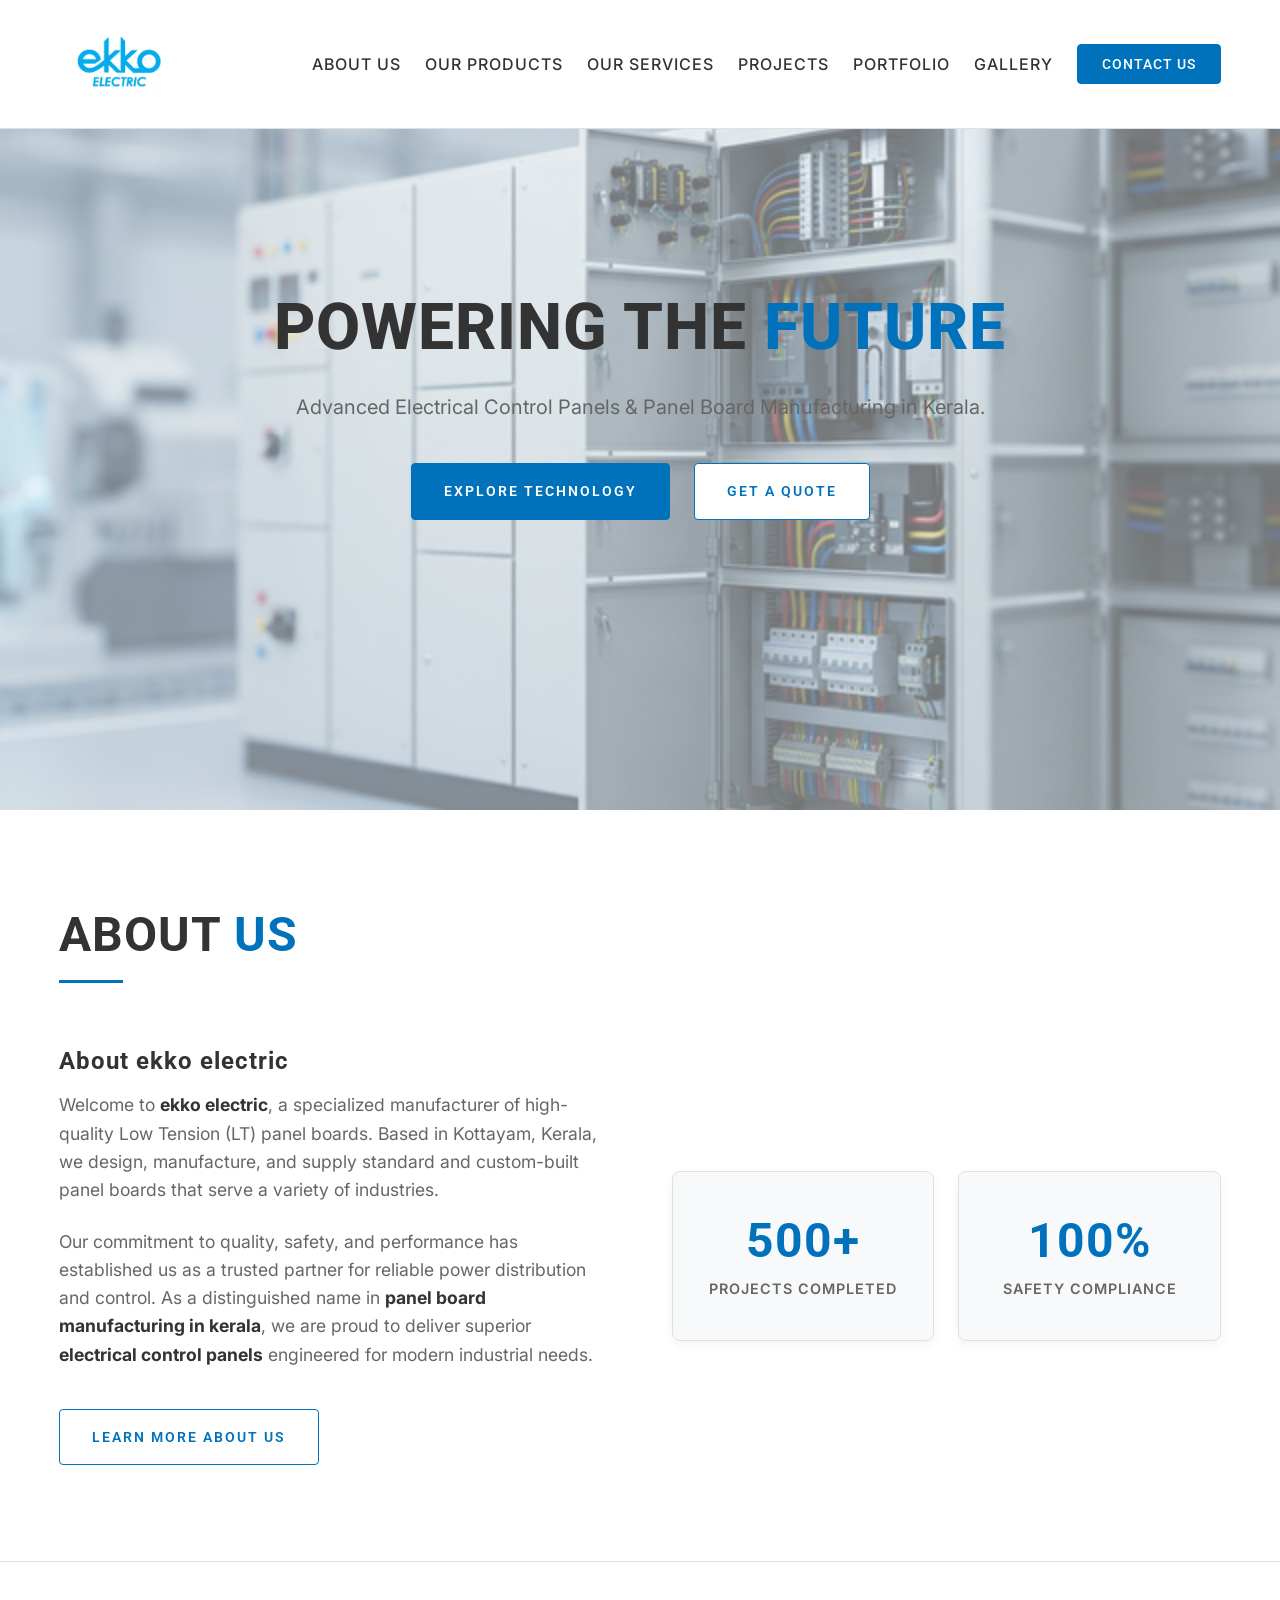
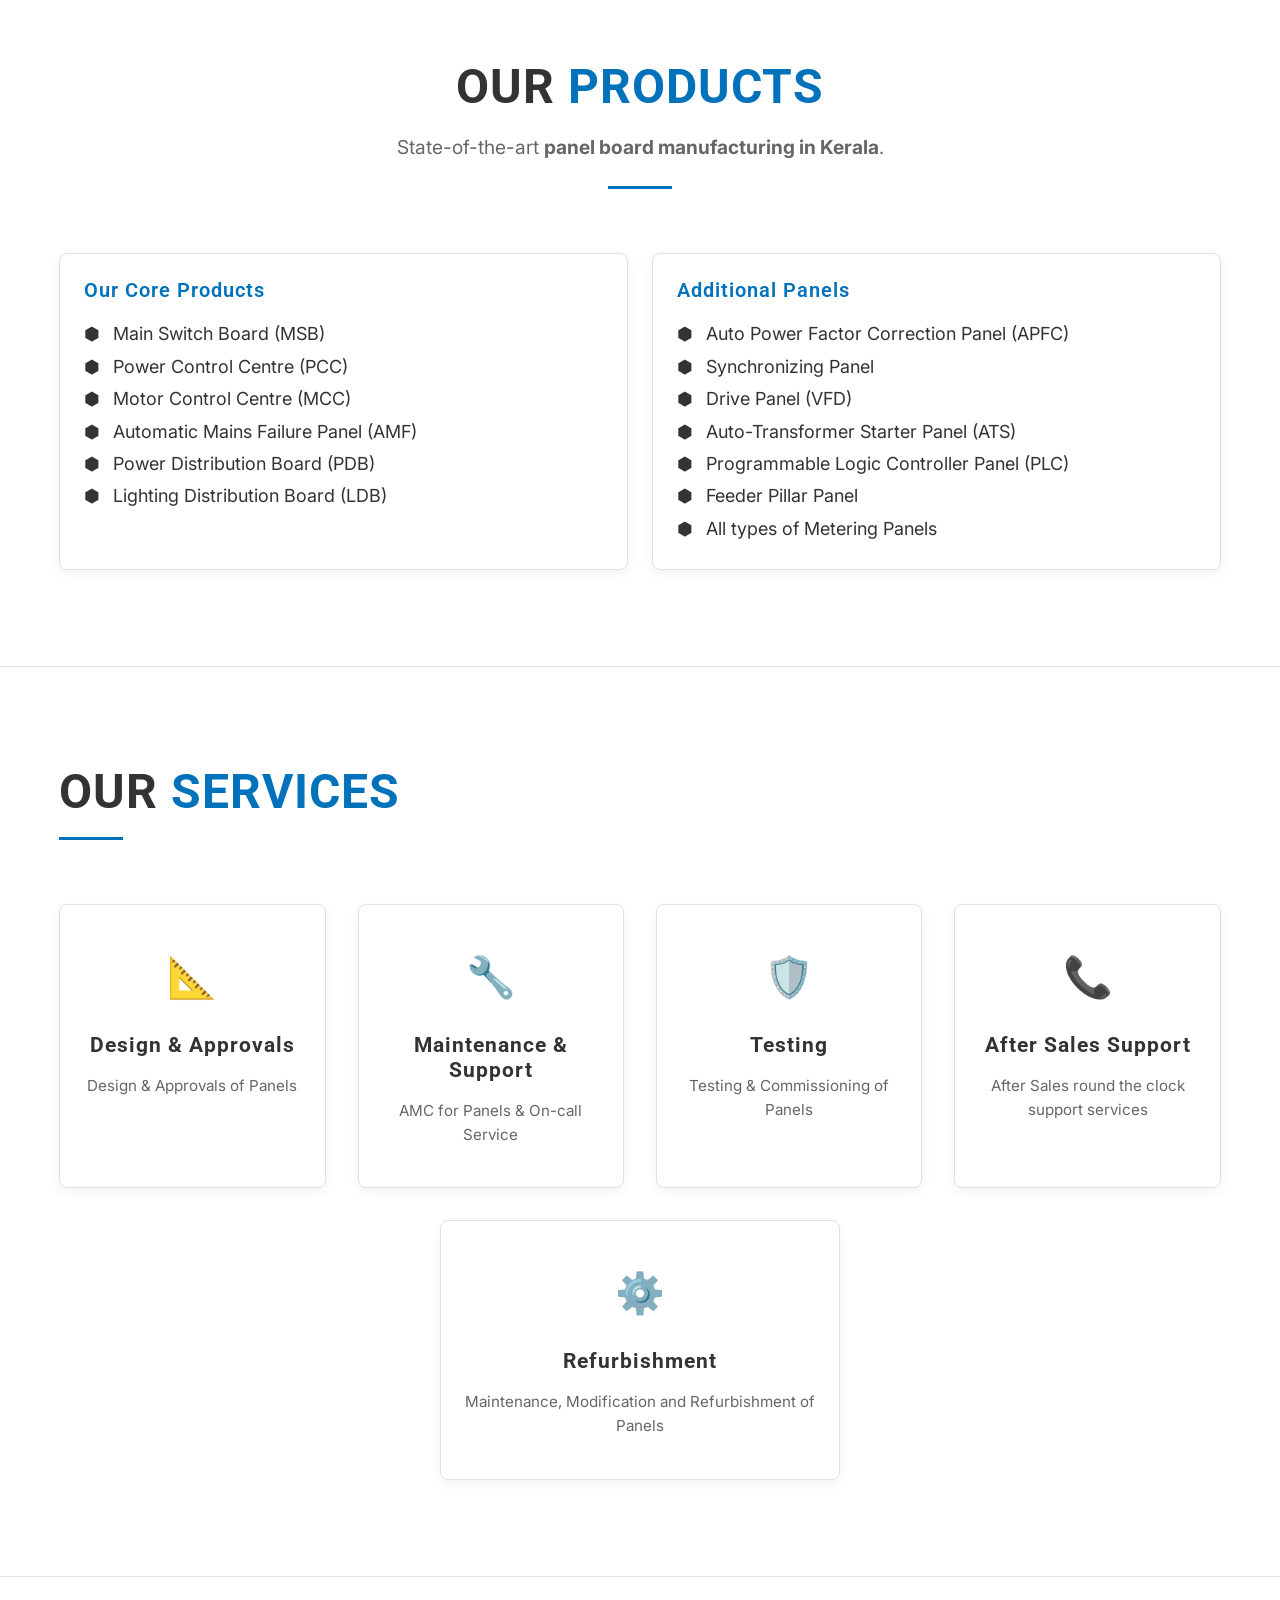
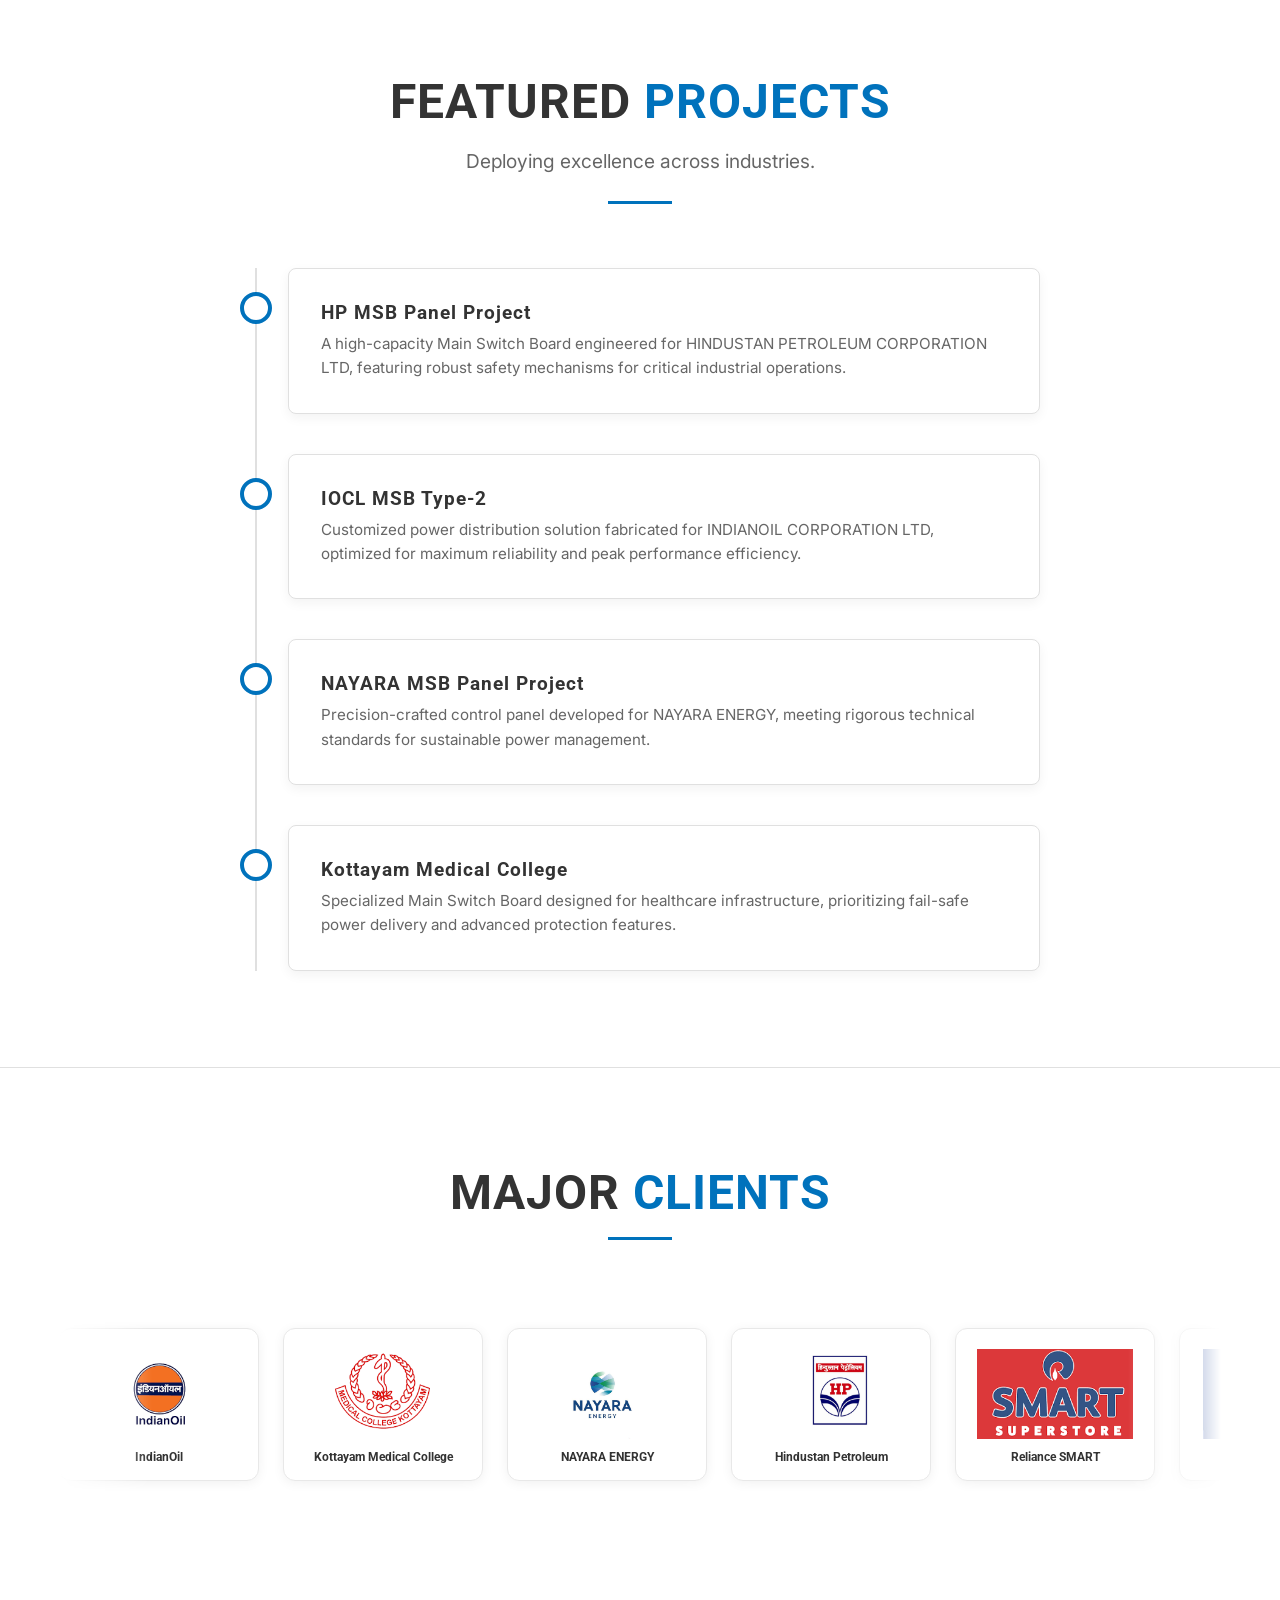
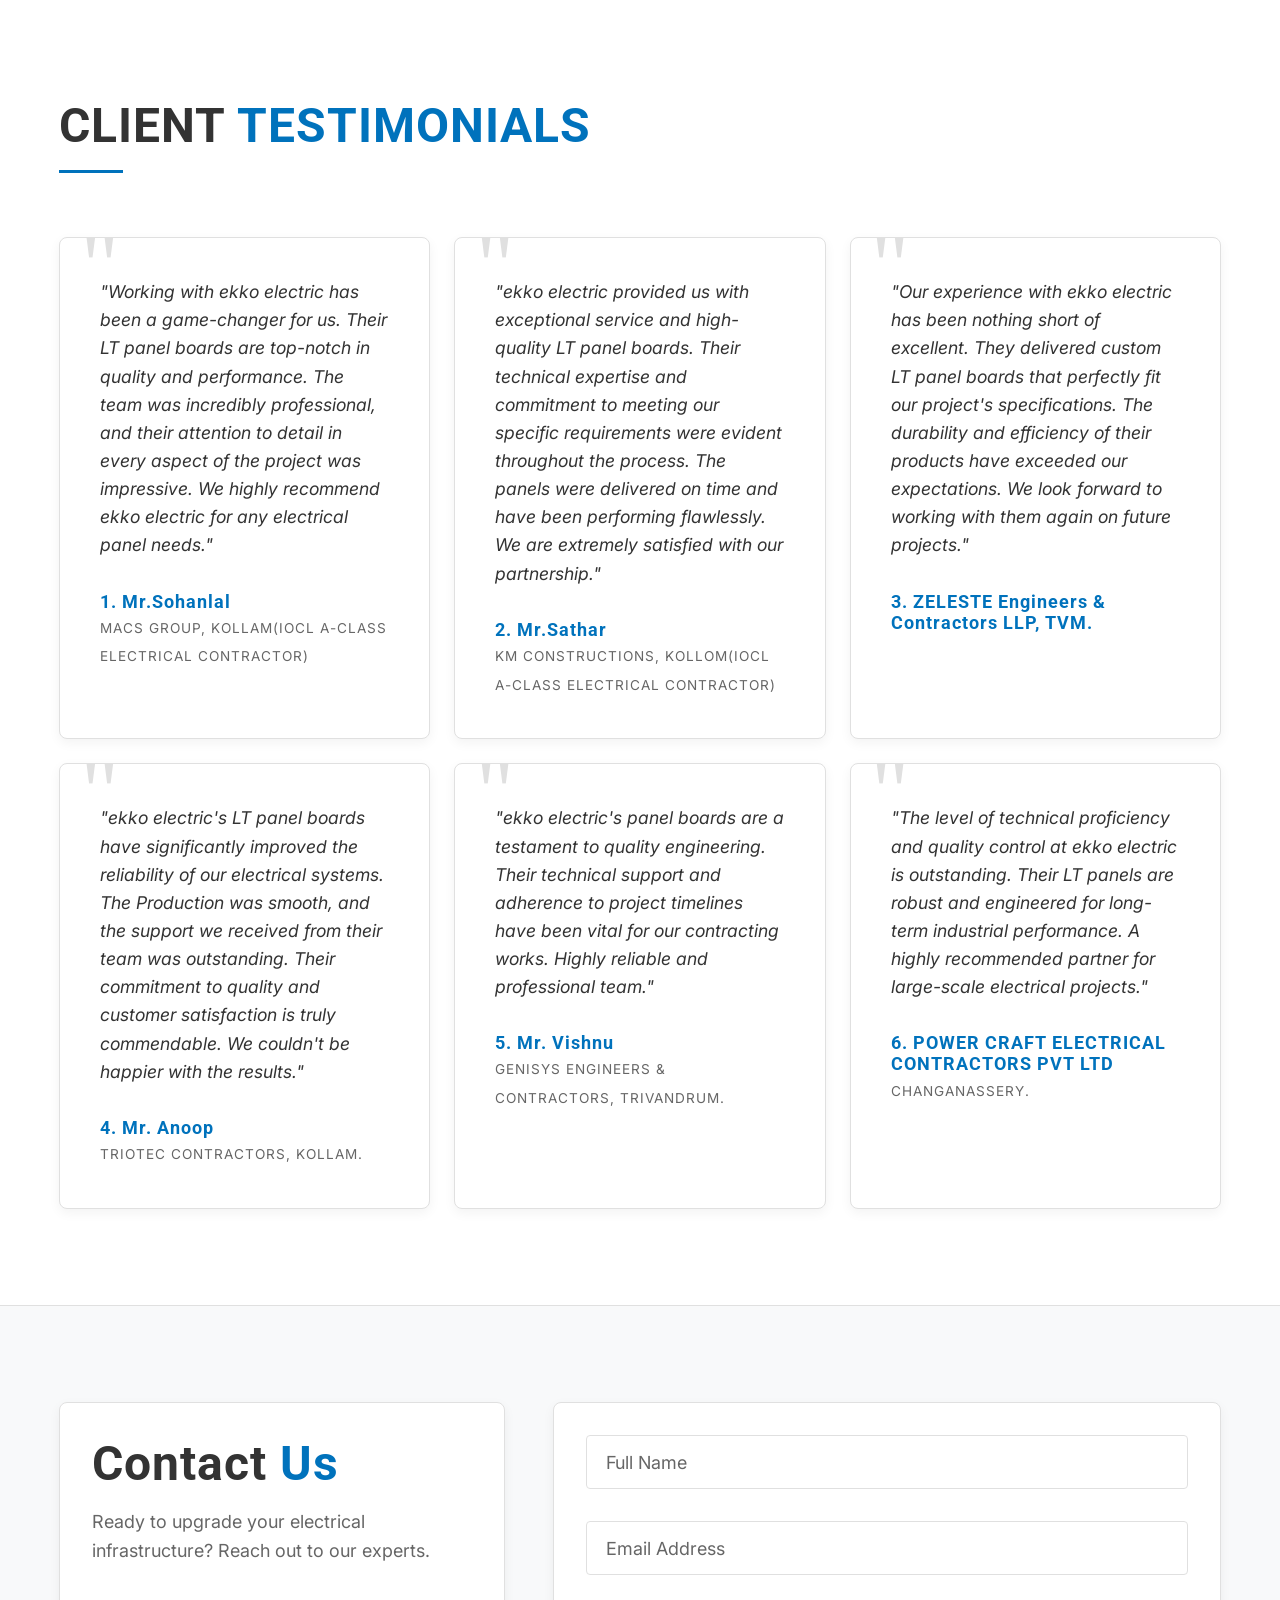
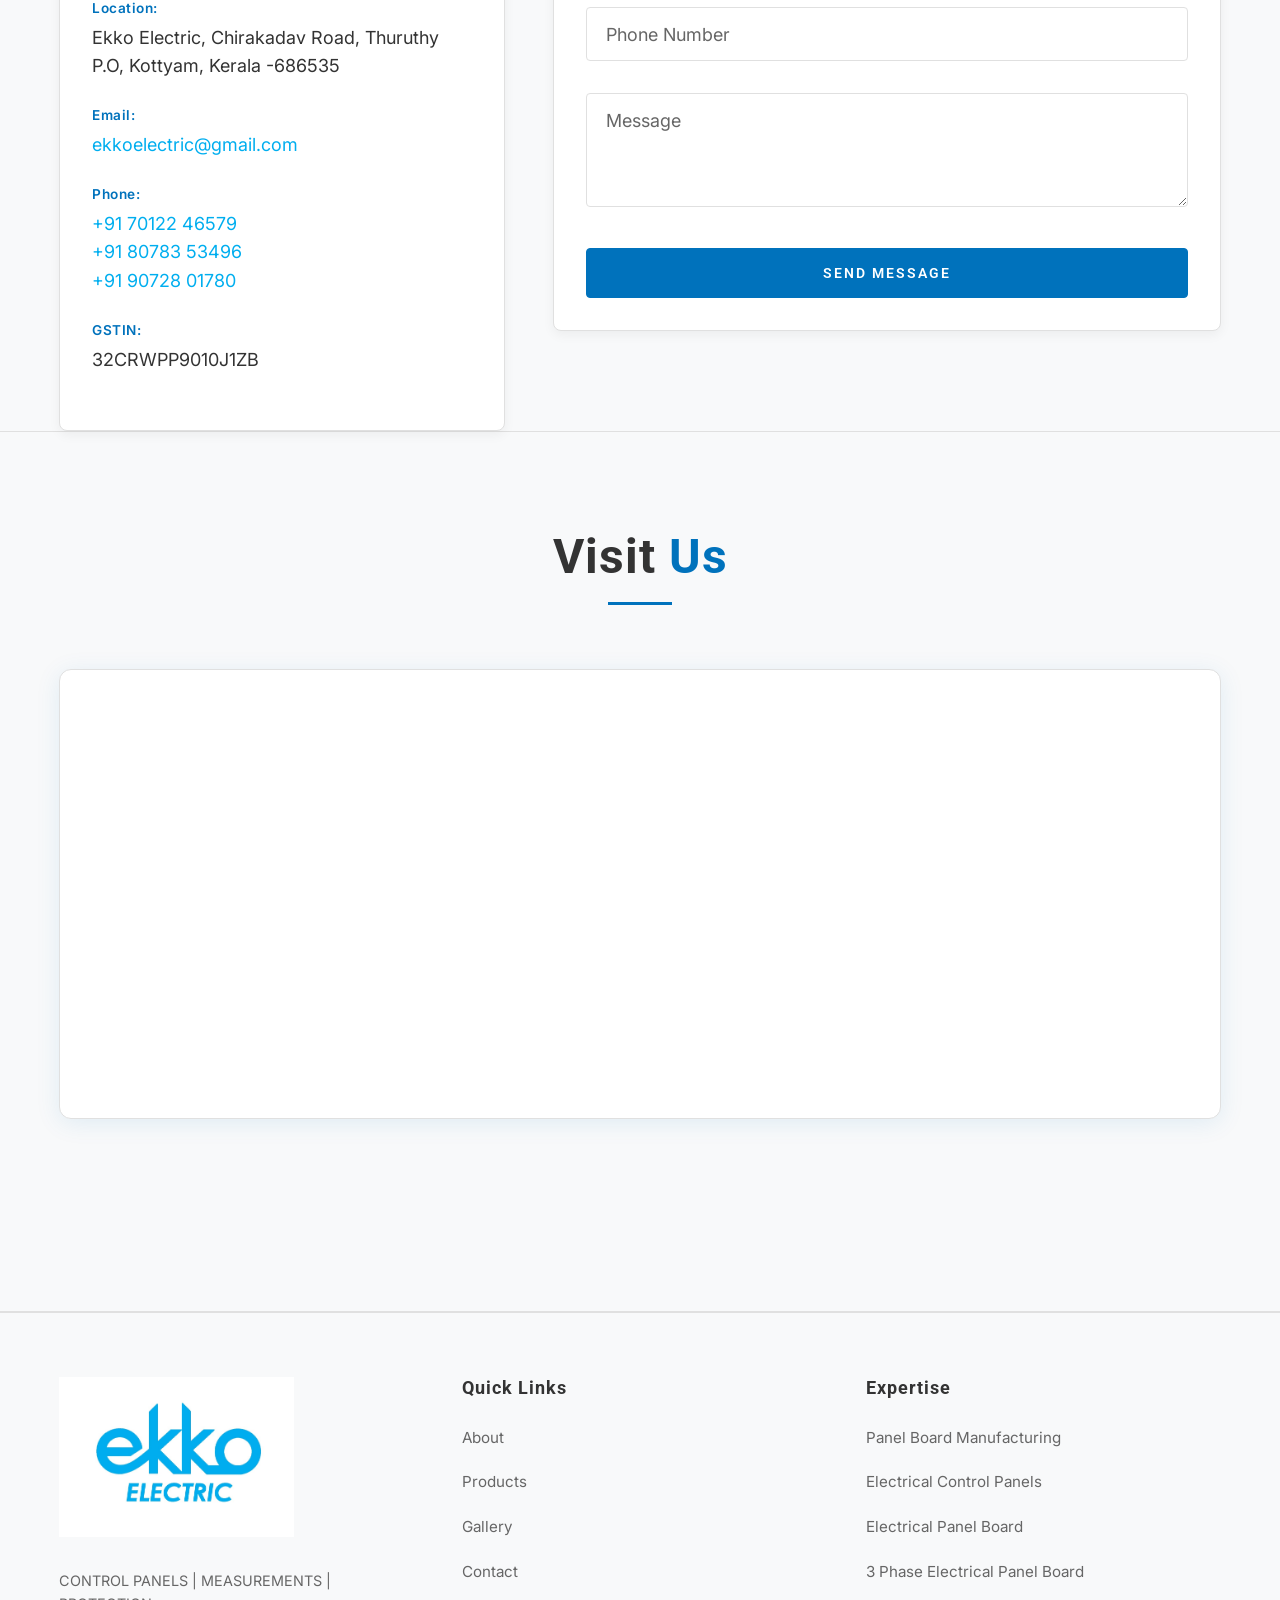
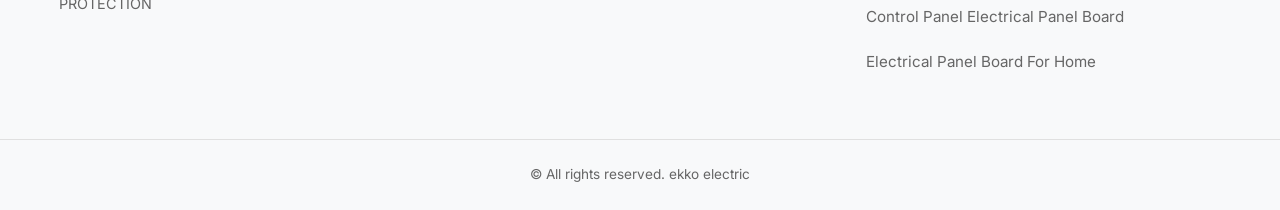
<file: index.html>
<!DOCTYPE html>
<html lang="en">

<head>
    <meta charset="UTF-8">
    <meta name="viewport" content="width=device-width, initial-scale=1.0">
    <title>ekko electric</title>
    <meta name="description"
        content="ekko electric is a premier manufacturer of top-quality Low Tension (LT) panel boards. We specialize in panel board manufacturing in Kottayam, electrical control panels, and innovative electrical solutions.">
    <meta name="keywords"
        content="panel board manufacturing, panel board manufacturing in kerala, panel board manufacturing in kottayam, electrical control panels, LT panel boards, MCC panels, PCC panels, electrical panel board, 3 phase electrical panel board, control panel electrical panel board, electrical panel board for home, electrical panel board near me">
    <meta name="author" content="ekko electric">
    <link rel="canonical" href="https://www.ekkoelectric.in/">

    <!-- Open Graph / Facebook -->
    <meta property="og:type" content="website">
    <meta property="og:url" content="https://www.ekkoelectric.in/">
    <meta property="og:title" content="ekko electric - Powering the Future">
    <meta property="og:description" content="ekko electric is a premier manufacturer of top-quality LT panel boards, specializing in electrical control panels and innovative solutions.">
    <meta property="og:image" content="https://www.ekkoelectric.in/assets/logo.jpg">

    <!-- Twitter -->
    <meta property="twitter:card" content="summary_large_image">
    <meta property="twitter:url" content="https://www.ekkoelectric.in/">
    <meta property="twitter:title" content="ekko electric - Powering the Future">
    <meta property="twitter:description" content="ekko electric is a premier manufacturer of top-quality LT panel boards, specializing in electrical control panels and innovative solutions.">
    <meta property="twitter:image" content="https://www.ekkoelectric.in/assets/logo.jpg">

    <script type="text/javascript">var submitted = false;</script>

    <!-- Google Fonts -->
    <link rel="preconnect" href="https://fonts.googleapis.com">
    <link rel="preconnect" href="https://fonts.gstatic.com" crossorigin>
    <link
        href="https://fonts.googleapis.com/css2?family=Inter:wght@300;400;500;600&family=Roboto:wght@500;700;900&display=swap"
        rel="stylesheet">

    <link rel="icon" type="image/jpeg" href="assets/logo.jpg">
    <link rel="stylesheet" href="styles.css">
</head>

<body>

    <!-- Header Navigation -->
    <header class="glass-header">
        <div class="container header-container">
            <a href="index.html" class="logo">
                <img src="assets/logo.jpg" style="height: 80px; width: auto;">
            </a>
            <nav>
                <ul class="nav-links">
                    <li><a href="about">About Us</a></li>
                    <li><a href="#products">Our Products</a></li>
                    <li><a href="#services">Our Services</a></li>
                    <li><a href="projects">Projects</a></li>
                    <li><a href="assets/ekko_portfolio.pdf" target="_blank">Portfolio</a></li>
                    <li><a href="gallery">Gallery</a></li>
                    <li><a href="#contact" class="btn-primary">Contact Us</a></li>
                </ul>
                <div class="hamburger">
                    <span></span>
                    <span></span>
                    <span></span>
                </div>
            </nav>
        </div>
    </header>

    <main>
        <!-- Hero Section -->
        <section id="hero" class="hero-section">
            <div class="container hero-content">
                <h1 class="hero-title">POWERING THE <span class="text-gradient">FUTURE</span></h1>
                <p class="hero-subtitle">Advanced Electrical Control Panels & Panel Board Manufacturing in Kerala.</p>
                <div class="hero-actions">
                    <a href="#products" class="btn-primary glow-btn">Explore Technology</a>
                    <a href="#contact" class="btn-secondary">Get a Quote</a>
                </div>
            </div>
        </section>

        <!-- About Us Section -->
        <section id="about" class="about-section">
            <div class="container">
                <div class="section-header">
                    <h2 class="section-title">ABOUT <span class="text-gradient">US</span></h2>
                    <div class="cyber-line"></div>
                </div>
                <div class="about-grid">
                    <div class="about-text">
                        <h3 style="margin-bottom: 16px; font-size: 1.5rem;">About ekko electric</h3>
                        <p>Welcome to <strong>ekko electric</strong>, a specialized manufacturer of high-quality Low
                            Tension (LT) panel boards. Based in Kottayam, Kerala, we design, manufacture, and supply
                            standard and custom-built panel boards that serve a variety of industries.</p>
                        <p>Our commitment to quality, safety, and performance has established us as a trusted partner
                            for reliable power distribution and control. As a distinguished name in <strong>panel board
                                manufacturing in kerala</strong>, we are proud to deliver superior <strong>electrical
                                control
                                panels</strong> engineered for modern industrial needs.</p>
                        <a href="about" class="btn-secondary" style="margin-top: 16px;">Learn More About Us</a>
                    </div>
                    <div class="about-stats-container">
                        <!-- Simulated glassmorphism cards -->
                        <div class="stat-card glass-card">
                            <h3 class="stat-number">500+</h3>
                            <p class="stat-label">Projects Completed</p>
                        </div>
                        <div class="stat-card glass-card">
                            <h3 class="stat-number">100%</h3>
                            <p class="stat-label">Safety Compliance</p>
                        </div>
                    </div>
                </div>
            </div>
        </section>

        <!-- Products Section -->
        <section id="products" class="products-section alternate-bg">
            <div class="container">
                <div class="section-header text-center">
                    <h2 class="section-title">OUR <span class="text-gradient">PRODUCTS</span></h2>
                    <p class="section-desc">State-of-the-art <strong>panel board manufacturing in Kerala</strong>.</p>
                    <div class="cyber-line center-line"></div>
                </div>
                <div class="product-grid"
                    style="grid-template-columns: repeat(auto-fit, minmax(300px, 1fr)); gap: 24px;">
                    <article class="product-card glass-card hover-glow" style="padding: 24px;">
                        <h3 class="product-title" style="margin-bottom: 16px; font-size: 1.25rem;">Our Core Products
                        </h3>
                        <ul style="list-style-type: none; padding-left: 0; line-height: 1.8; color: var(--text-color);">
                            <li><span style="color: var(--primary-color); margin-right: 8px;">⬢</span> Main Switch Board
                                (MSB)</li>
                            <li><span style="color: var(--primary-color); margin-right: 8px;">⬢</span> Power Control
                                Centre (PCC)</li>
                            <li><span style="color: var(--primary-color); margin-right: 8px;">⬢</span> Motor Control
                                Centre (MCC)</li>
                            <li><span style="color: var(--primary-color); margin-right: 8px;">⬢</span> Automatic Mains
                                Failure Panel (AMF)</li>
                            <li><span style="color: var(--primary-color); margin-right: 8px;">⬢</span> Power
                                Distribution Board (PDB)</li>
                            <li><span style="color: var(--primary-color); margin-right: 8px;">⬢</span> Lighting
                                Distribution Board (LDB)</li>
                        </ul>
                    </article>
                    <article class="product-card glass-card hover-glow" style="padding: 24px;">
                        <h3 class="product-title" style="margin-bottom: 16px; font-size: 1.25rem;">Additional Panels
                        </h3>
                        <ul style="list-style-type: none; padding-left: 0; line-height: 1.8; color: var(--text-color);">
                            <li><span style="color: var(--primary-color); margin-right: 8px;">⬢</span> Auto Power Factor
                                Correction Panel (APFC)</li>
                            <li><span style="color: var(--primary-color); margin-right: 8px;">⬢</span> Synchronizing
                                Panel</li>
                            <li><span style="color: var(--primary-color); margin-right: 8px;">⬢</span> Drive Panel (VFD)
                            </li>
                            <li><span style="color: var(--primary-color); margin-right: 8px;">⬢</span> Auto-Transformer
                                Starter Panel (ATS)</li>
                            <li><span style="color: var(--primary-color); margin-right: 8px;">⬢</span> Programmable
                                Logic Controller Panel (PLC)</li>
                            <li><span style="color: var(--primary-color); margin-right: 8px;">⬢</span> Feeder Pillar
                                Panel</li>
                            <li><span style="color: var(--primary-color); margin-right: 8px;">⬢</span> All types of
                                Metering Panels</li>
                        </ul>
                    </article>
                </div>
            </div>
        </section>

        <!-- Services Section -->
        <section id="services" class="services-section">
            <div class="container">
                <div class="section-header">
                    <h2 class="section-title">OUR <span class="text-gradient">SERVICES</span></h2>
                    <div class="cyber-line"></div>
                </div>
                <div class="services-grid">
                    <div class="service-item glass-card">
                        <div class="service-icon">📐</div>
                        <h4>Design & Approvals</h4>
                        <p>Design & Approvals of Panels</p>
                    </div>
                    <div class="service-item glass-card">
                        <div class="service-icon">🔧</div>
                        <h4>Maintenance & Support</h4>
                        <p>AMC for Panels & On-call Service</p>
                    </div>
                    <div class="service-item glass-card">
                        <div class="service-icon">🛡️</div>
                        <h4>Testing</h4>
                        <p>Testing & Commissioning of Panels</p>
                    </div>
                    <div class="service-item glass-card">
                        <div class="service-icon">📞</div>
                        <h4>After Sales Support</h4>
                        <p>After Sales round the clock support services</p>
                    </div>
                    <div class="service-item glass-card" style="grid-column: 1 / -1; max-width: 400px; margin: 0 auto;">
                        <div class="service-icon">⚙️</div>
                        <h4>Refurbishment</h4>
                        <p>Maintenance, Modification and Refurbishment of Panels</p>
                    </div>
                </div>
            </div>
        </section>

        <!-- Projects Section -->
        <section id="projects" class="projects-section alternate-bg">
            <div class="container">
                <div class="section-header text-center">
                    <h2 class="section-title">FEATURED <span class="text-gradient">PROJECTS</span></h2>
                    <p class="section-desc">Deploying excellence across industries.</p>
                    <div class="cyber-line center-line"></div>
                </div>
                <div class="project-timeline">
                    <div class="timeline-item">
                        <div class="timeline-dot"></div>
                        <div class="timeline-content glass-card hover-glow">
                            <h3 style="color: var(--primary-color);">HP MSB Panel Project</h3>
                            <p style="font-size: 0.95rem;">A high-capacity Main Switch Board engineered for HINDUSTAN
                                PETROLEUM CORPORATION LTD, featuring robust safety mechanisms for critical industrial
                                operations.</p>
                        </div>
                    </div>
                    <div class="timeline-item">
                        <div class="timeline-dot"></div>
                        <div class="timeline-content glass-card hover-glow">
                            <h3 style="color: var(--primary-color);">IOCL MSB Type-2</h3>
                            <p style="font-size: 0.95rem;">Customized power distribution solution fabricated for
                                INDIANOIL CORPORATION LTD, optimized for maximum reliability and peak performance
                                efficiency.</p>
                        </div>
                    </div>
                    <div class="timeline-item">
                        <div class="timeline-dot"></div>
                        <div class="timeline-content glass-card hover-glow">
                            <h3 style="color: var(--primary-color);">NAYARA MSB Panel Project</h3>
                            <p style="font-size: 0.95rem;">Precision-crafted control panel developed for NAYARA ENERGY,
                                meeting rigorous technical standards for sustainable power management.</p>
                        </div>
                    </div>
                    <div class="timeline-item">
                        <div class="timeline-dot"></div>
                        <div class="timeline-content glass-card hover-glow">
                            <h3 style="color: var(--primary-color);">Kottayam Medical College</h3>
                            <p style="font-size: 0.95rem;">Specialized Main Switch Board designed for healthcare
                                infrastructure, prioritizing fail-safe power delivery and advanced protection features.
                            </p>
                        </div>
                    </div>
                </div>
            </div>
        </section>

        <!-- Clients Section -->
        <section id="clients" class="clients-section">
            <style>
                .clients-marquee-wrapper {
                    overflow: hidden;
                    position: relative;
                    padding: 24px 0;
                    /* fade edges */
                    -webkit-mask-image: linear-gradient(to right, transparent 0%, black 8%, black 92%, transparent 100%);
                    mask-image: linear-gradient(to right, transparent 0%, black 8%, black 92%, transparent 100%);
                }

                .clients-marquee-track {
                    display: flex;
                    gap: 24px;
                    width: max-content;
                    animation: marqueeScroll 32s linear infinite;
                }

                .clients-marquee-track:hover {
                    animation-play-state: paused;
                }

                @keyframes marqueeScroll {
                    0% {
                        transform: translateX(0);
                    }

                    100% {
                        transform: translateX(-50%);
                    }
                }

                @media (prefers-reduced-motion: reduce) {
                    .clients-marquee-track {
                        animation: none;
                        flex-wrap: wrap;
                        justify-content: center;
                        width: 100%;
                    }
                }

                .client-card {
                    flex-shrink: 0;
                    width: 200px;
                    min-height: 140px;
                    background: #fff;
                    border: 1px solid #e8e8e8;
                    border-radius: 12px;
                    padding: 20px 16px 14px;
                    display: flex;
                    flex-direction: column;
                    align-items: center;
                    justify-content: center;
                    gap: 10px;
                    box-shadow: 0 2px 12px rgba(0, 0, 0, 0.06);
                    transition: box-shadow 0.3s, transform 0.3s;
                    cursor: default;
                }

                .client-card:hover {
                    box-shadow: 0 6px 24px rgba(0, 114, 188, 0.18);
                    transform: translateY(-4px);
                }

                .client-card img {
                    width: 100%;
                    height: 90px;
                    object-fit: contain;
                    display: block;
                }

                .client-card-name {
                    font-family: 'Roboto', sans-serif;
                    font-weight: 700;
                    font-size: 0.78rem;
                    color: #333;
                    text-align: center;
                    line-height: 1.3;
                }
            </style>
            <div class="container">
                <div class="section-header text-center">
                    <h2 class="section-title">MAJOR <span class="text-gradient">CLIENTS</span></h2>
                    <div class="cyber-line center-line"></div>
                </div>
                <div class="clients-marquee-wrapper">
                    <div class="clients-marquee-track">
                        <!-- Set 1 -->
                        <div class="client-card">
                            <img src="assets/indian_oil.png" alt="IndianOil">
                            <div class="client-card-name">IndianOil</div>
                        </div>
                        <div class="client-card">
                            <img src="assets/kottayam.png" alt="Kottayam Medical College">
                            <div class="client-card-name">Kottayam Medical College</div>
                        </div>
                        <div class="client-card">
                            <img src="assets/logo_nayara.png" alt="NAYARA ENERGY">
                            <div class="client-card-name">NAYARA ENERGY</div>
                        </div>
                        <div class="client-card">
                            <img src="assets/logo_hp.png" alt="Hindustan Petroleum">
                            <div class="client-card-name">Hindustan Petroleum</div>
                        </div>
                        <div class="client-card">
                            <img src="assets/reliance_smart.png" alt="Reliance SMART">
                            <div class="client-card-name">Reliance SMART</div>
                        </div>
                        <div class="client-card">
                            <img src="assets/ajmal_bismi.jpg" alt="AB Ajmalbismi">
                            <div class="client-card-name">Ajmalbismi</div>
                        </div>
                        <div class="client-card">
                            <img src="assets/honda.png" alt="HONDA">
                            <div class="client-card-name">HONDA</div>
                        </div>
                        <div class="client-card">
                            <img src="assets/choice.png" alt="Choice School">
                            <div class="client-card-name">Choice School</div>
                        </div>
                        <div class="client-card">
                            <img src="assets/stmarys.jpg" alt="St. Mary's Mission Hospital">
                            <div class="client-card-name">St. Mary's Mission Hospital</div>
                        </div>
                        <div class="client-card">
                            <img src="assets/kseb.jpg" alt="KSEB">
                            <div class="client-card-name">KSEB</div>
                        </div>
                        <div class="client-card">
                            <img src="assets/genisys.jpg" alt="Genisys">
                            <div class="client-card-name">Genisys</div>
                        </div>
                        <!-- Set 2 (duplicate for seamless loop) -->
                        <div class="client-card">
                            <img src="assets/indian_oil.png" alt="IndianOil">
                            <div class="client-card-name">IndianOil</div>
                        </div>
                        <div class="client-card">
                            <img src="assets/kottayam.png" alt="Kottayam Medical College">
                            <div class="client-card-name">Kottayam Medical College</div>
                        </div>
                        <div class="client-card">
                            <img src="assets/logo_nayara.png" alt="NAYARA ENERGY">
                            <div class="client-card-name">NAYARA ENERGY</div>
                        </div>
                        <div class="client-card">
                            <img src="assets/logo_hp.png" alt="Hindustan Petroleum">
                            <div class="client-card-name">Hindustan Petroleum</div>
                        </div>
                        <div class="client-card">
                            <img src="assets/reliance_smart.png" alt="Reliance SMART">
                            <div class="client-card-name">Reliance SMART</div>
                        </div>
                        <div class="client-card">
                            <img src="assets/ajmal_bismi.jpg" alt="Ajmalbismi">
                            <div class="client-card-name">Ajmalbismi</div>
                        </div>
                        <div class="client-card">
                            <img src="assets/honda.png" alt="HONDA">
                            <div class="client-card-name">HONDA</div>
                        </div>
                        <div class="client-card">
                            <img src="assets/choice.png" alt="Choice School">
                            <div class="client-card-name">Choice School</div>
                        </div>
                        <div class="client-card">
                            <img src="assets/stmarys.jpg" alt="St. Mary's Mission Hospital">
                            <div class="client-card-name">St. Mary's Mission Hospital</div>
                        </div>
                        <div class="client-card">
                            <img src="assets/kseb.jpg" alt="KSEB">
                            <div class="client-card-name">KSEB</div>
                        </div>
                        <div class="client-card">
                            <img src="assets/genisys.jpg" alt="Genisys">
                            <div class="client-card-name">Genisys</div>
                        </div>
                    </div>
                </div>
            </div>
        </section>

        <!-- Testimonials Section -->
        <section id="testimonials" class="testimonial-section">
            <div class="container">
                <div class="section-header">
                    <h2 class="section-title">CLIENT <span class="text-gradient">TESTIMONIALS</span></h2>
                    <div class="cyber-line"></div>
                </div>
                <div class="testimonial-grid"
                    style="grid-template-columns: repeat(auto-fit, minmax(320px, 1fr)); gap: 24px;">
                    <div class="testimonial-card glass-card">
                        <div class="quote-icon">"</div>
                        <p class="testimonial-text">"Working with ekko electric has been a game-changer for us. Their LT
                            panel boards are top-notch in quality and performance. The team was incredibly professional,
                            and their attention to detail in every aspect of the project was impressive. We highly
                            recommend ekko electric for any electrical panel needs."</p>
                        <div class="client-info">
                            <h4>1. Mr.Sohanlal</h4>
                            <span>MACS Group, Kollam(IOCL A-class Electrical Contractor)</span>
                        </div>
                    </div>
                    <div class="testimonial-card glass-card">
                        <div class="quote-icon">"</div>
                        <p class="testimonial-text">"ekko electric provided us with exceptional service and high-quality
                            LT panel boards. Their technical expertise and commitment to meeting our specific
                            requirements were evident throughout the process. The panels were delivered on time and have
                            been performing flawlessly. We are extremely satisfied with our partnership."</p>
                        <div class="client-info">
                            <h4>2. Mr.Sathar</h4>
                            <span>KM Constructions, Kollom(IOCL A-class Electrical Contractor)</span>
                        </div>
                    </div>
                    <div class="testimonial-card glass-card">
                        <div class="quote-icon">"</div>
                        <p class="testimonial-text">"Our experience with ekko electric has been nothing short of
                            excellent. They delivered custom LT panel boards that perfectly fit our project's
                            specifications. The durability and efficiency of their products have exceeded our
                            expectations. We look forward to working with them again on future projects."</p>
                        <div class="client-info">
                            <h4>3. ZELESTE Engineers & Contractors LLP, TVM.</h4>
                            <span></span>
                        </div>
                    </div>
                    <div class="testimonial-card glass-card">
                        <div class="quote-icon">"</div>
                        <p class="testimonial-text">"ekko electric's LT panel boards have significantly improved the
                            reliability of our electrical systems. The Production was smooth, and the support we
                            received from their team was outstanding. Their commitment to quality and customer
                            satisfaction is truly commendable. We couldn't be happier with the results."</p>
                        <div class="client-info">
                            <h4>4. Mr. Anoop</h4>
                            <span>TRIOTEC Contractors, Kollam.</span>
                        </div>
                    </div>
                    <div class="testimonial-card glass-card">
                        <div class="quote-icon">"</div>
                        <p class="testimonial-text">"ekko electric's panel boards are a testament to quality
                            engineering.
                            Their technical support and adherence to project timelines have been vital for our
                            contracting works. Highly reliable and professional team."</p>
                        <div class="client-info">
                            <h4>5. Mr. Vishnu</h4>
                            <span>Genisys Engineers & Contractors, Trivandrum.</span>
                        </div>
                    </div>
                    <div class="testimonial-card glass-card">
                        <div class="quote-icon">"</div>
                        <p class="testimonial-text">"The level of technical proficiency and quality control at ekko
                            electric
                            is outstanding. Their LT panels are robust and engineered for long-term industrial
                            performance. A highly recommended partner for large-scale electrical projects."</p>
                        <div class="client-info">
                            <h4>6. POWER CRAFT ELECTRICAL CONTRACTORS PVT LTD</h4>
                            <span>Changanassery.</span>
                        </div>
                    </div>
                </div>
            </div>
        </section>

        <!-- Contact Section -->
        <section id="contact" class="contact-section alternate-bg">
            <div class="container contact-container">
                <div class="contact-info glass-card">
                    <h2 class="section-title">Contact <span class="text-gradient">Us</span></h2>
                    <p>Ready to upgrade your electrical infrastructure? Reach out to our experts.</p>
                    <ul class="contact-details">
                        <li><strong>Location:</strong> Ekko Electric, Chirakadav Road, Thuruthy P.O, Kottyam, Kerala
                            -686535</li>
                        <li><strong>Email:</strong> <a href="mailto:ekkoelectric@gmail.com">ekkoelectric@gmail.com</a>
                        </li>
                        <li><strong>Phone:</strong> <a href="tel:+917012246579">+91 70122 46579</a> <a
                                href="tel:+918078353496">+91 80783 53496</a> <a href="tel:+919072801780">+91 90728
                                01780</a></li>
                        <li><strong>GSTIN:</strong> 32CRWPP9010J1ZB</li>
                    </ul>
                </div>
                <div class="contact-form glass-card">
                    <iframe name="hidden_iframe" id="hidden_iframe" style="display:none;"
                        onload="if(submitted) {window.location='index.html';}"></iframe>
                    <form id="cyberForm"
                        action="https://docs.google.com/forms/u/0/d/e/1FAIpQLSdlDikjTWGCnnjwmb3LfaN-oO8-Jynj2omimAQNWoEbXiNUNg/formResponse"
                        method="POST" target="hidden_iframe" onsubmit="submitted=true;">
                        <div class="form-group">
                            <input type="text" id="name" name="entry.1727416911" required placeholder=" ">
                            <label for="name">Full Name</label>
                        </div>
                        <div class="form-group">
                            <input type="email" id="email" name="entry.1171610018" required placeholder=" ">
                            <label for="email">Email Address</label>
                        </div>
                        <div class="form-group">
                            <input type="tel" id="phone" name="entry.363954940" placeholder=" ">
                            <label for="phone">Phone Number</label>
                        </div>
                        <div class="form-group">
                            <textarea id="message" name="entry.1280739550" rows="4" required placeholder=" "></textarea>
                            <label for="message">Message</label>
                        </div>
                        <button type="submit" class="btn-primary glow-btn full-width">Send Message</button>
                    </form>
                </div>
            </div>
            <!-- Map Section -->
            <section id="location" class="location-section">
                <div class="container">
                    <div class="section-header text-center">
                        <h2 class="section-title">Visit <span class="text-gradient">Us</span></h2>
                        <div class="cyber-line center-line"></div>
                    </div>
                    <div class="map-container glass-card"
                        style="padding: 0; overflow: hidden; height: 450px; border-radius: 12px; border: 1px solid #e0e0e0; box-shadow: 0 4px 24px rgba(0, 114, 188, 0.1);">
                        <iframe
                            src="https://www.google.com/maps/embed?pb=!1m18!1m12!1m3!1d3935.2283481157656!2d76.52019937463649!3d9.488857690592011!2m3!1f0!2f0!3f0!3m2!1i1024!2i768!4f13.1!3m3!1m2!1s0x3b06296349021a93%3A0x3633d19865976a9d!2sEkko%20Electric!5e0!3m2!1sen!2sin!4v1773498503462!5m2!1sen!2sin"
                            width="100%" height="100%" style="border:0;" allowfullscreen="" loading="lazy"
                            referrerpolicy="no-referrer-when-downgrade"></iframe>
                    </div>
                </div>
            </section>
    </main>

    <!-- Footer -->
    <footer class="cyber-footer">
        <div class="container footer-content">
            <div class="footer-brand" style="display: flex; flex-direction: column; align-items: flex-start;">
                <a href="index.html" style="display: block;">
                    <img src="assets/logo.jpg" style="height: 160px; width: auto; margin-bottom: 16px; display: block;">
                </a>
                <p>CONTROL PANELS | MEASUREMENTS | PROTECTION</p>
            </div>
            <div class="footer-links">
                <h4>Quick Links</h4>
                <ul>
                    <li><a href="about">About</a></li>
                    <li><a href="#products">Products</a></li>
                    <li><a href="gallery">Gallery</a></li>
                    <li><a href="#contact">Contact</a></li>
                </ul>
            </div>
            <div class="footer-seo">
                <h4>Expertise</h4>
                <ul>
                    <li><a href="#">Panel Board Manufacturing</a></li>
                    <li><a href="#">Electrical Control Panels</a></li>
                    <li><a href="#">Electrical Panel Board</a></li>
                    <li><a href="#">3 Phase Electrical Panel Board</a></li>
                    <li><a href="#">Control Panel Electrical Panel Board</a></li>
                    <li><a href="#">Electrical Panel Board For Home</a></li>
                </ul>
            </div>
        </div>
        <div class="footer-bottom">
            <p>© All rights reserved. ekko electric</p>
        </div>
    </footer>

    <script src="script.js"></script>
</body>

</html>
</file>
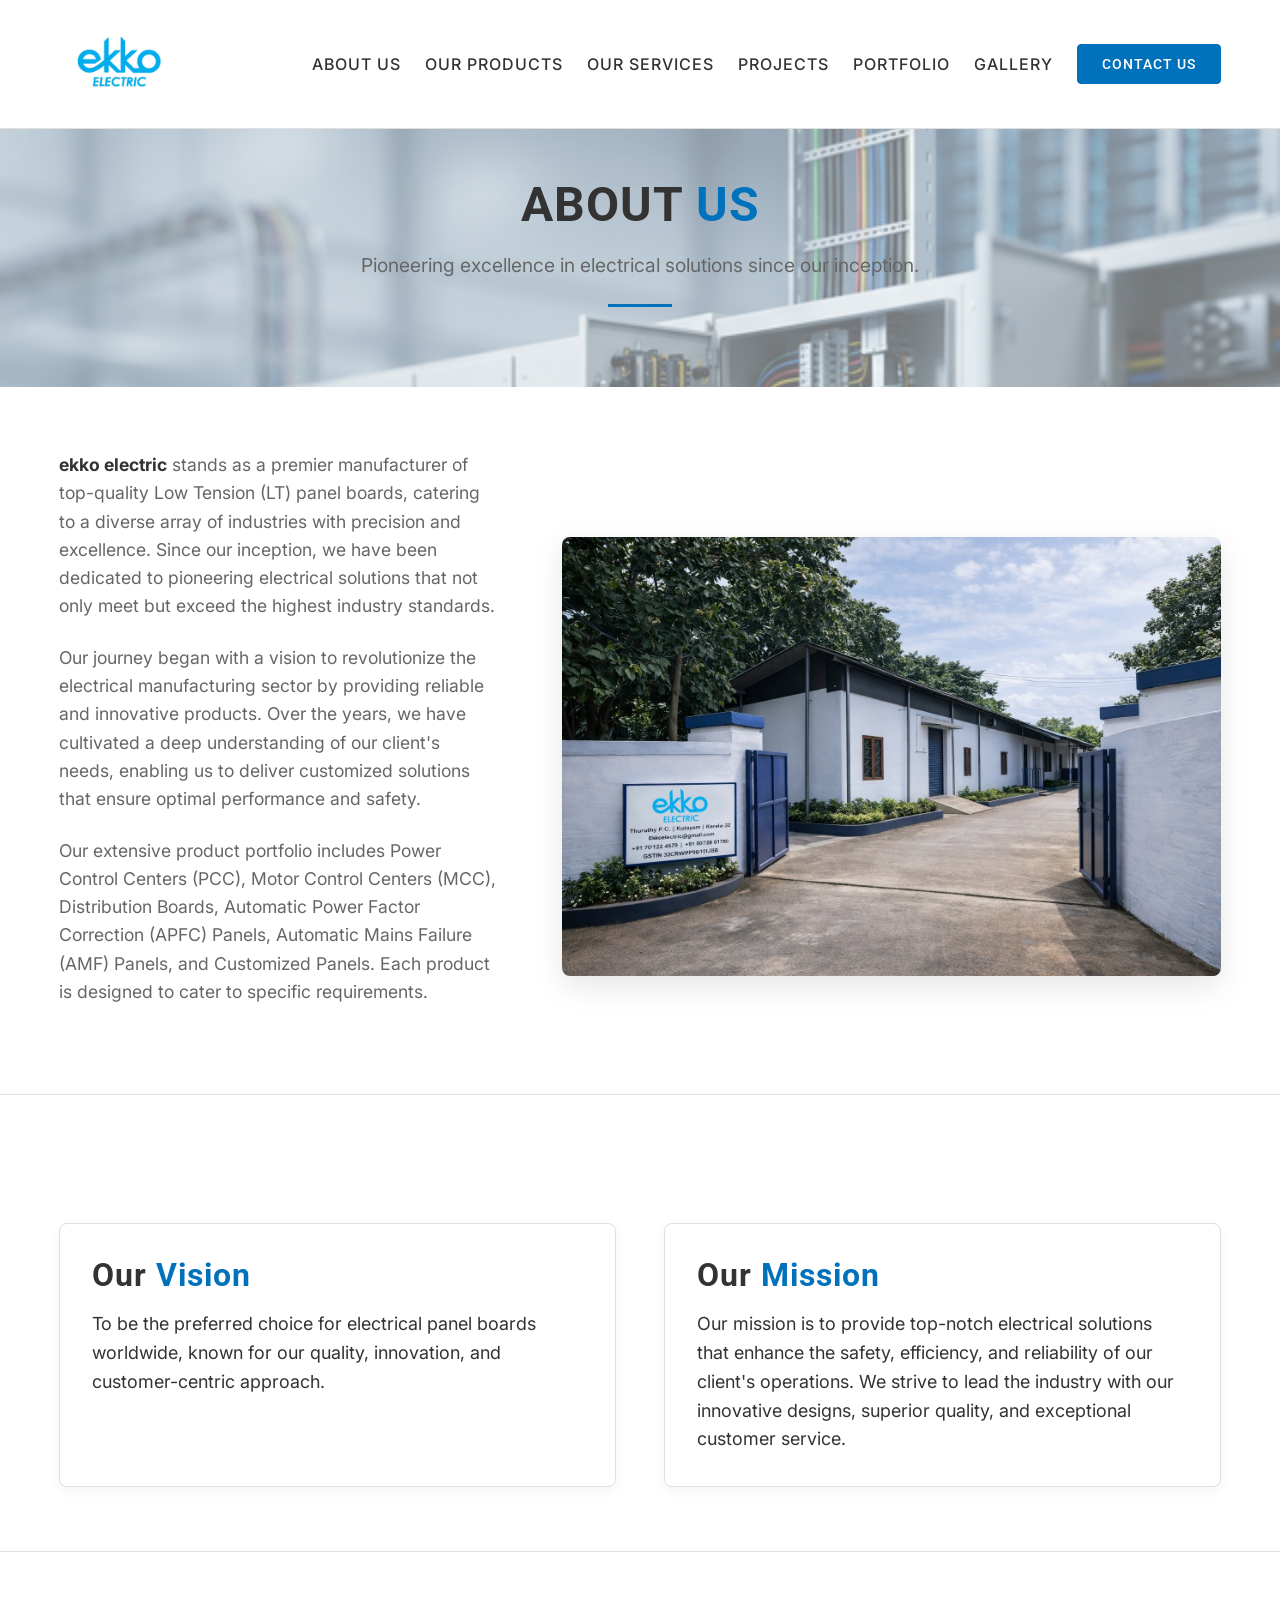
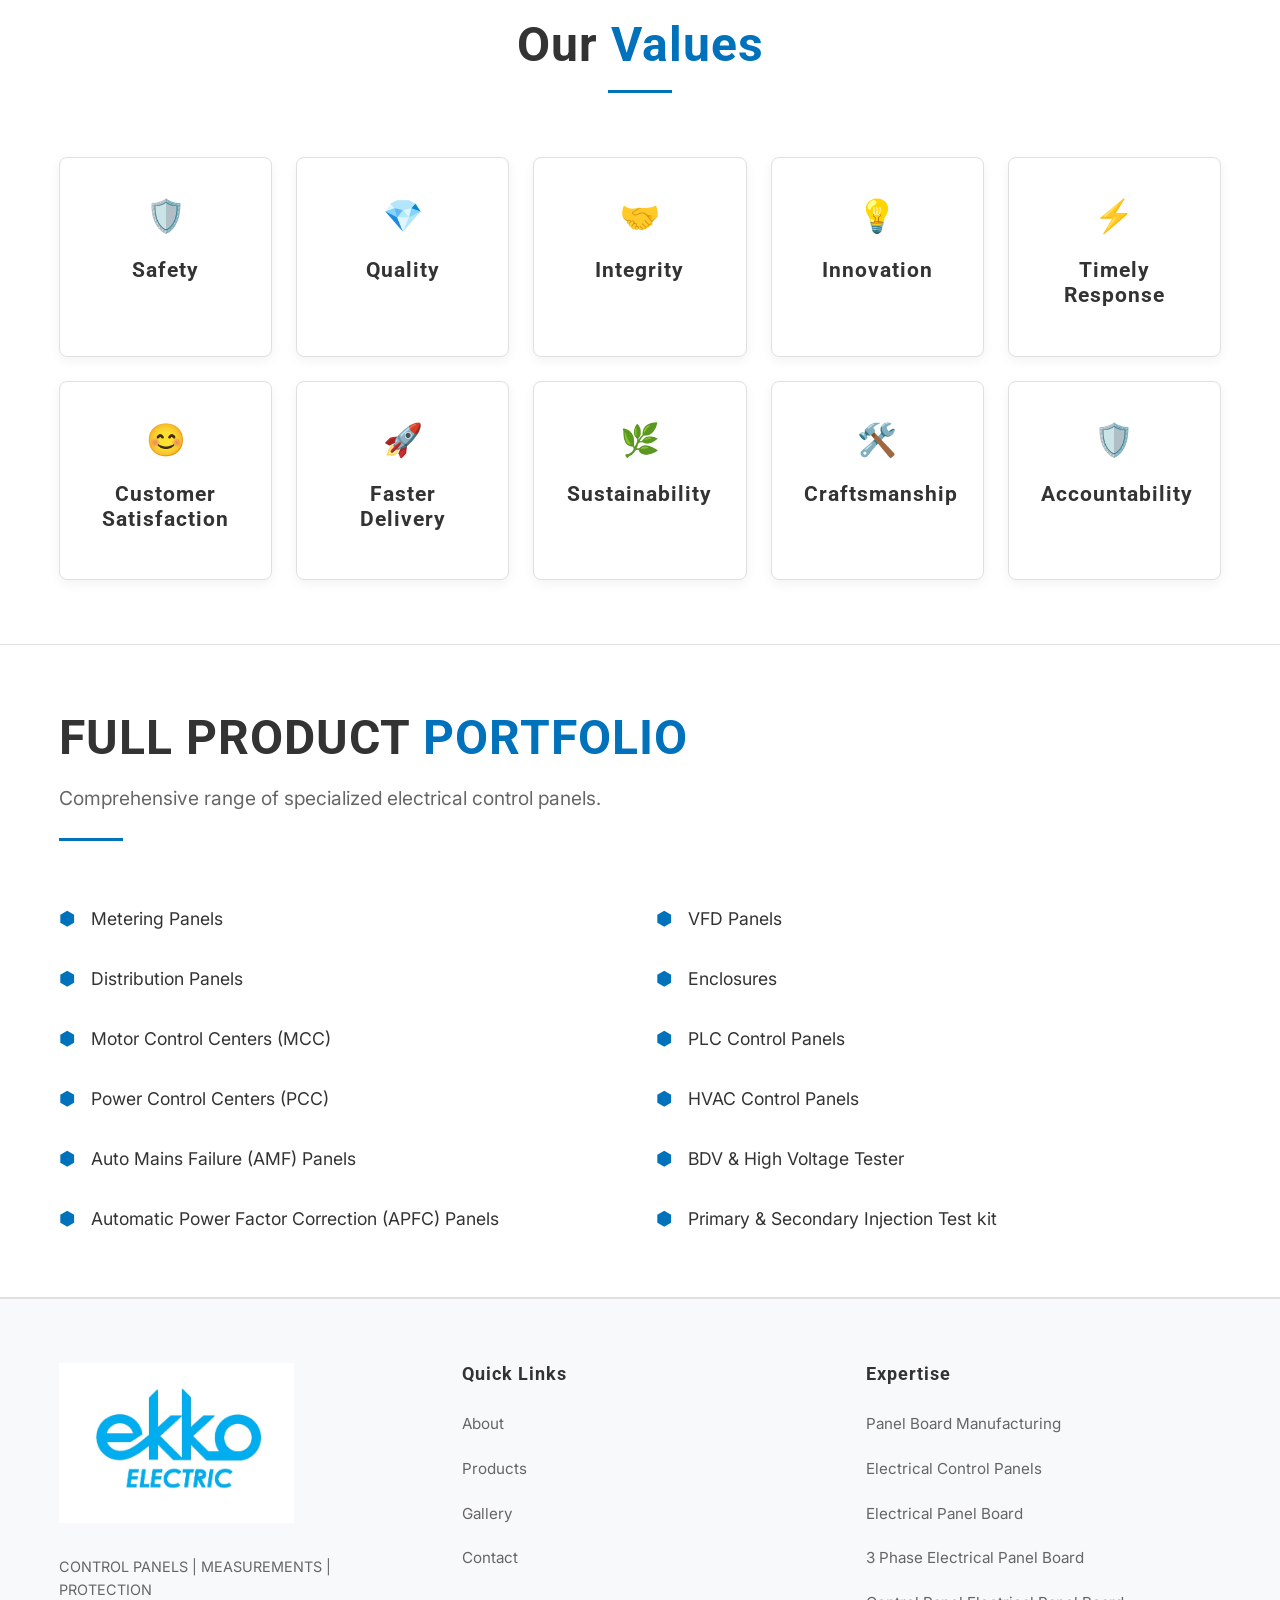
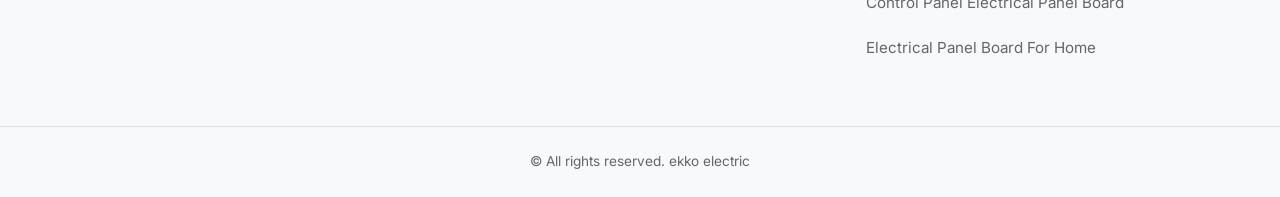
<file: about.html>
<!DOCTYPE html>
<html lang="en">

<head>
    <meta charset="UTF-8">
    <meta name="viewport" content="width=device-width, initial-scale=1.0">
    <title>ekko electric</title>
    <meta name="description"
        content="Learn about ekko electric's journey, vision, and mission in delivering top-quality LT panel boards and electrical solutions in Kerala.">
    <!-- Google Fonts -->
    <link rel="preconnect" href="https://fonts.googleapis.com">
    <link rel="preconnect" href="https://fonts.gstatic.com" crossorigin>
    <link
        href="https://fonts.googleapis.com/css2?family=Inter:wght@300;400;500;600&family=Roboto:wght@500;700;900&display=swap"
        rel="stylesheet">
    <link rel="stylesheet" href="styles.css">
    <style>
        .about-hero {
            padding: var(--space-12) 0 var(--space-6);
            background: linear-gradient(rgba(255, 255, 255, 0.45), rgba(255, 255, 255, 0.45)), url('assets/product-bg-premium.png');
            background-size: cover;
            background-attachment: fixed;
            text-align: center;
            margin-top: 80px;
        }

        .about-content-section {
            padding: var(--space-8) 0;
        }

        .vision-mission-grid {
            display: grid;
            grid-template-columns: 1fr 1fr;
            gap: var(--space-6);
            margin-top: var(--space-8);
        }

        .values-grid {
            display: grid;
            grid-template-columns: repeat(auto-fit, minmax(200px, 1fr));
            gap: var(--space-3);
            margin-top: var(--space-4);
        }

        .value-card {
            text-align: center;
            padding: var(--space-4);
            transition: transform 0.3s ease;
        }

        .value-card:hover {
            transform: translateY(-5px);
        }

        .value-icon {
            font-size: 2rem;
            color: var(--clr-primary);
            margin-bottom: var(--space-2);
            display: block;
        }

        .about-intro-grid {
            grid-template-columns: 0.8fr 1.2fr;
        }

        @media screen and (max-width: 768px) {
            .vision-mission-grid {
                grid-template-columns: 1fr;
            }

            .about-hero {
                padding-top: var(--space-12);
            }

            .about-intro-grid {
                grid-template-columns: 1fr !important;
            }

            .intro-image-wrapper {
                order: -1; /* Image on top for mobile */
                margin-bottom: var(--space-4);
            }
        }

        .product-portfolio-section {
            background-color: var(--clr-bg-alt);
            padding: var(--space-8) 0;
            border-top: 1px solid var(--clr-border);
            border-bottom: 1px solid var(--clr-border);
        }

        .portfolio-list-grid {
            display: grid;
            grid-template-columns: 1fr 1fr;
            gap: var(--space-4);
        }

        .portfolio-item {
            display: flex;
            align-items: center;
            gap: var(--space-2);
            font-size: 1.1rem;
        }

        .portfolio-item span {
            color: var(--clr-primary);
            font-weight: bold;
        }

        .facility-image {
            width: 100%;
            border-radius: var(--br-md);
            box-shadow: 0 10px 30px rgba(0, 0, 0, 0.1);
            margin-top: var(--space-4);
        }

        @media (max-width: 768px) {

            .vision-mission-grid,
            .portfolio-list-grid {
                grid-template-columns: 1fr;
            }
        }
    </style>
</head>

<body>

    <!-- Header Navigation -->
    <header class="glass-header">
        <div class="container header-container">
            <a href="index" class="logo">
                <img src="assets/logo.jpg" style="height: 80px; width: auto;" alt="Ekko Electric Logo">
            </a>
            <nav>
                <ul class="nav-links">
                    <li><a href="about" class="active">About Us</a></li>
                    <li><a href="index#products">Our Products</a></li>
                    <li><a href="index#services">Our Services</a></li>
                    <li><a href="projects">Projects</a></li>
                    <li><a href="assets/ekko_portfolio.pdf" target="_blank">Portfolio</a></li>
                    <li><a href="gallery">Gallery</a></li>
                    <li><a href="index#contact" class="btn-primary">Contact Us</a></li>
                </ul>
                <div class="hamburger">
                    <span></span>
                    <span></span>
                    <span></span>
                </div>
            </nav>
        </div>
    </header>

    <main>
        <!-- Hero Section -->
        <section class="about-hero">
            <div class="container">
                <h1 class="section-title">ABOUT <span class="text-gradient">US</span></h1>
                <p class="section-desc">Pioneering excellence in electrical solutions since our inception.</p>
                <div class="cyber-line center-line"></div>
            </div>
        </section>

        <!-- Company Intro -->
        <section class="about-content-section">
            <div class="container">
                <div class="about-grid about-intro-grid">
                    <div class="about-text">
                        <p><strong>ekko electric</strong> stands as a premier manufacturer of top-quality Low Tension
                            (LT) panel boards, catering to a diverse array of industries with precision and excellence.
                            Since our inception, we have been dedicated to pioneering electrical solutions that not only
                            meet but exceed the highest industry standards.</p>
                        <p>Our journey began with a vision to revolutionize the electrical manufacturing sector by
                            providing reliable and innovative products. Over the years, we have cultivated a deep
                            understanding of our client's needs, enabling us to deliver customized solutions that ensure
                            optimal performance and safety.</p>
                        <p>Our extensive product portfolio includes Power Control Centers (PCC), Motor Control Centers
                            (MCC), Distribution Boards, Automatic Power Factor Correction (APFC) Panels, Automatic Mains
                            Failure (AMF) Panels, and Customized Panels. Each product is designed to cater to specific
                            requirements.</p>
                    </div>
                    <div class="about-image intro-image-wrapper">
                        <img src="assets/ekko_electric.png" alt="Manufacturing Facility" class="facility-image">
                    </div>
                </div>
            </div>
        </section>

        <!-- Vision & Mission -->
        <section class="about-content-section"
            style="background: linear-gradient(rgba(255, 255, 255, 0.45), rgba(255, 255, 255, 0.45)), url('assets/product-bg-premium.png'); background-size: cover; background-position: center; background-attachment: fixed; border-top: 1px solid var(--clr-border); border-bottom: 1px solid var(--clr-border);">
            <div class="container">
                <div class="vision-mission-grid">
                    <div class="glass-card">
                        <h2 class="section-title" style="font-size: 2rem;">Our <span class="text-gradient">Vision</span>
                        </h2>
                        <p>To be the preferred choice for electrical panel boards worldwide, known for our quality,
                            innovation, and customer-centric approach.</p>
                    </div>
                    <div class="glass-card">
                        <h2 class="section-title" style="font-size: 2rem;">Our <span
                                class="text-gradient">Mission</span></h2>
                        <p>Our mission is to provide top-notch electrical solutions that enhance the safety, efficiency,
                            and reliability of our client's operations. We strive to lead the industry with our
                            innovative designs, superior quality, and exceptional customer service.</p>
                    </div>
                </div>
            </div>
        </section>

        <!-- Our Values -->
        <section class="about-content-section">
            <div class="container">
                <div class="section-header text-center">
                    <h2 class="section-title">Our <span class="text-gradient">Values</span></h2>
                    <div class="cyber-line center-line"></div>
                </div>
                <div class="values-grid">
                    <div class="value-card glass-card">
                        <span class="value-icon">🛡️</span>
                        <h3>Safety</h3>
                    </div>
                    <div class="value-card glass-card">
                        <span class="value-icon">💎</span>
                        <h3>Quality</h3>
                    </div>
                    <div class="value-card glass-card">
                        <span class="value-icon">🤝</span>
                        <h3>Integrity</h3>
                    </div>
                    <div class="value-card glass-card">
                        <span class="value-icon">💡</span>
                        <h3>Innovation</h3>
                    </div>
                    <div class="value-card glass-card">
                        <span class="value-icon">⚡</span>
                        <h3>Timely Response</h3>
                    </div>
                    <div class="value-card glass-card">
                        <span class="value-icon">😊</span>
                        <h3>Customer Satisfaction</h3>
                    </div>
                    <div class="value-card glass-card">
                        <span class="value-icon">🚀</span>
                        <h3>Faster Delivery</h3>
                    </div>
                    <div class="value-card glass-card">
                        <span class="value-icon">🌿</span>
                        <h3>Sustainability</h3>
                    </div>
                    <div class="value-card glass-card">
                        <span class="value-icon">🛠️</span>
                        <h3>Craftsmanship</h3>
                    </div>
                    <div class="value-card glass-card">
                        <span class="value-icon">🛡️</span>
                        <h3>Accountability</h3>
                    </div>
                </div>
            </div>
        </section>

        <!-- Product Portfolio List -->
        <section class="product-portfolio-section"
            style="background: linear-gradient(rgba(255, 255, 255, 0.45), rgba(255, 255, 255, 0.45)), url('assets/product-bg-premium.png'); background-size: cover; background-position: center; background-attachment: fixed;">
            <div class="container">
                <div class="section-header">
                    <h2 class="section-title">FULL PRODUCT <span class="text-gradient">PORTFOLIO</span></h2>
                    <p class="section-desc">Comprehensive range of specialized electrical control panels.</p>
                    <div class="cyber-line"></div>
                </div>
                <div class="portfolio-list-grid">
                    <div class="portfolio-item"><span>⬢</span> Metering Panels</div>
                    <div class="portfolio-item"><span>⬢</span> VFD Panels</div>
                    <div class="portfolio-item"><span>⬢</span> Distribution Panels</div>
                    <div class="portfolio-item"><span>⬢</span> Enclosures</div>
                    <div class="portfolio-item"><span>⬢</span> Motor Control Centers (MCC)</div>
                    <div class="portfolio-item"><span>⬢</span> PLC Control Panels</div>
                    <div class="portfolio-item"><span>⬢</span> Power Control Centers (PCC)</div>
                    <div class="portfolio-item"><span>⬢</span> HVAC Control Panels</div>
                    <div class="portfolio-item"><span>⬢</span> Auto Mains Failure (AMF) Panels</div>
                    <div class="portfolio-item"><span>⬢</span> BDV & High Voltage Tester</div>
                    <div class="portfolio-item"><span>⬢</span> Automatic Power Factor Correction (APFC) Panels</div>
                    <div class="portfolio-item"><span>⬢</span> Primary & Secondary Injection Test kit</div>
                </div>
            </div>
        </section>
    </main>

    <!-- Footer -->
    <footer class="cyber-footer">
        <div class="container footer-content">
            <div class="footer-brand" style="display: flex; flex-direction: column; align-items: flex-start;">
                <a href="index" style="display: block;">
                    <img src="assets/logo.jpg" style="height: 160px; width: auto; margin-bottom: 16px; display: block;"
                        alt="Ekko Electric Logo">
                </a>
                <p>CONTROL PANELS | MEASUREMENTS | PROTECTION</p>
            </div>
            <div class="footer-links">
                <h4>Quick Links</h4>
                <ul>
                    <li><a href="about" class="active">About</a></li>
                    <li><a href="index#products">Products</a></li>
                    <li><a href="gallery">Gallery</a></li>
                    <li><a href="index#contact">Contact</a></li>
                </ul>
            </div>
            <div class="footer-seo">
                <h4>Expertise</h4>
                <ul>
                    <li><a href="#">Panel Board Manufacturing</a></li>
                    <li><a href="#">Electrical Control Panels</a></li>
                    <li><a href="#">Electrical Panel Board</a></li>
                    <li><a href="#">3 Phase Electrical Panel Board</a></li>
                    <li><a href="#">Control Panel Electrical Panel Board</a></li>
                    <li><a href="#">Electrical Panel Board For Home</a></li>
                </ul>
            </div>
        </div>
        <div class="footer-bottom">
            <p>© All rights reserved. ekko electric</p>
        </div>
    </footer>

    <script src="script.js"></script>
</body>

</html>
</file>
<file: styles.css>
/* 
=========================================================
  EKKO ELECTRIC - FUTURISTIC CSS DESIGN SYSTEM
=========================================================
*/

:root {
    /* 
      COLOR PALETTE 
      Clean, Corporate, Minimalist
    */
    --clr-bg-main: #FFFFFF;
    --clr-bg-alt: #F8F9FA;
    
    --clr-primary: #0072BC; /* Deep Royal Blue */
    --clr-primary-glow: rgba(0, 114, 188, 0.2);
    
    --clr-secondary: #00AEEF; /* Cyan */
    --clr-secondary-glow: rgba(0, 174, 239, 0.2);
    
    --clr-text: #333333;
    --clr-text-muted: #666666;
    
    --clr-accent: #00AEEF;
    --clr-border: #E0E0E0;
    --clr-glass: #FFFFFF; /* Replaced glass with solid white */

    /* 
      8PX GRID SPACING SYSTEM
    */
    --space-1: 8px;
    --space-2: 16px;
    --space-3: 24px;
    --space-4: 32px;
    --space-5: 40px;
    --space-6: 48px;
    --space-8: 64px;
    --space-12: 96px;

    /* TYPOGRAPHY - Clean & Professional */
    --ff-heading: 'Roboto', sans-serif;
    --ff-body: 'Inter', sans-serif;
    
    /* BORDER RADIUS */
    --br-sm: 4px;
    --br-md: 8px;
    --br-lg: 16px;

    /* TRANSITIONS */
    --transition-fast: 0.2s ease;
    --transition-normal: 0.3s cubic-bezier(0.25, 0.8, 0.25, 1);
}

/* =========================================
   RESET & BASE STYLES
   ========================================= */
*, *::before, *::after {
    box-sizing: border-box;
    margin: 0;
    padding: 0;
}

html {
    scroll-behavior: smooth;
}

/* Accessibility: Respect prefers-reduced-motion */
@media (prefers-reduced-motion: reduce) {
    html {
        scroll-behavior: auto;
    }
    *, *::before, *::after {
        animation-duration: 0.01ms !important;
        animation-iteration-count: 1 !important;
        transition-duration: 0.01ms !important;
        scroll-behavior: auto !important;
    }
}

body {
    background-color: var(--clr-bg-main);
    color: var(--clr-text);
    font-family: var(--ff-body);
    font-size: 18px;
    line-height: 1.6;
    overflow-x: hidden;
    position: relative;
}

/* Base Typo */
h1, h2, h3, h4, h5, h6 {
    font-family: var(--ff-heading);
    letter-spacing: 1px;
    line-height: 1.2;
    margin-bottom: var(--space-2);
}

a {
    color: var(--clr-secondary);
    text-decoration: none;
    transition: color var(--transition-fast);
}

a:hover {
    color: var(--clr-accent);
}

img {
    max-width: 100%;
    display: block;
}

.container {
    width: 92%;
    max-width: 1240px;
    margin: 0 auto;
    padding: 0 var(--space-1);
}

.text-gradient {
    color: var(--clr-primary); /* Simplified */
}

.alternate-bg {
    background-color: var(--clr-bg-alt);
    border-top: 1px solid var(--clr-border);
    border-bottom: 1px solid var(--clr-border);
}

/* =========================================
   UTILITIES: CARDS
   ========================================= */
.glass-card {
    background: var(--clr-glass);
    border: 1px solid var(--clr-border);
    border-radius: var(--br-md);
    padding: var(--space-4);
    box-shadow: 0 4px 12px rgba(0, 0, 0, 0.05); /* Clean shadow */
    position: relative;
    overflow: hidden;
}

.hover-glow {
    transition: transform var(--transition-normal), box-shadow var(--transition-normal);
}
.hover-glow:hover {
    transform: translateY(-4px);
    box-shadow: 0 8px 16px rgba(0, 0, 0, 0.1);
}

/* Buttons */
.btn-primary, .btn-secondary {
    display: inline-block;
    padding: var(--space-2) var(--space-4);
    font-family: var(--ff-heading);
    font-weight: 600;
    font-size: 14px;
    letter-spacing: 2px;
    text-transform: uppercase;
    border-radius: var(--br-sm);
    cursor: pointer;
    transition: all var(--transition-fast);
    text-align: center;
}

.btn-primary {
    background: var(--clr-primary);
    color: #fff;
    border: 1px solid var(--clr-primary);
}

.btn-primary:hover {
    background: #FFFFFF;
    color: var(--clr-primary);
}

.btn-secondary {
    background: #FFFFFF;
    color: var(--clr-primary);
    border: 1px solid var(--clr-primary);
}
.btn-secondary:hover {
    background: var(--clr-primary);
    color: #FFFFFF;
}

.glow-btn:hover {
    box-shadow: 0 4px 12px var(--clr-primary-glow);
    transform: translateY(-2px);
}

.full-width {
    width: 100%;
}

/* Decorative Line */
.cyber-line {
    height: 3px;
    width: 64px;
    background: var(--clr-primary);
    margin-bottom: var(--space-4);
}
.cyber-line.center-line {
    margin: 0 auto var(--space-4);
}

/* =========================================
   HEADER & NAVIGATION
   ========================================= */
.glass-header {
    position: fixed;
    top: 0; left: 0; right: 0;
    z-index: 1000;
    background: #FFFFFF;
    border-bottom: 1px solid var(--clr-border);
    transition: padding var(--transition-normal), box-shadow var(--transition-normal);
    padding: var(--space-3) 0;
}

.glass-header.scrolled {
    padding: var(--space-2) 0;
    box-shadow: 0 2px 12px rgba(0,0,0,0.05);
}

.header-container {
    display: flex;
    justify-content: space-between;
    align-items: center;
}

.logo {
    font-family: var(--ff-heading);
    font-size: 24px;
    font-weight: 800;
    color: var(--clr-text);
    display: flex;
    gap: 4px;
    align-items: center;
}

.logo-accent {
    color: var(--clr-primary);
}

.nav-links {
    list-style: none;
    display: flex;
    align-items: center;
    gap: var(--space-3);
}

.nav-links a {
    color: var(--clr-text);
    font-weight: 500;
    font-size: 16px;
    text-transform: uppercase;
    letter-spacing: 1px;
}

.nav-links a:hover, .nav-links a.active {
    color: var(--clr-secondary);
}

.nav-links .btn-primary {
    color: #fff;
    padding: var(--space-1) var(--space-3);
    font-size: 14px;
}

.hamburger {
    display: none;
    cursor: pointer;
    flex-direction: column;
    gap: 6px;
}

.hamburger span {
    width: 30px;
    height: 2px;
    background-color: var(--clr-text);
    transition: 0.3s;
}

/* =========================================
   HERO SECTION
   ========================================= */
.hero-section {
    min-height: 90vh;
    display: flex;
    align-items: center;
    justify-content: center;
    position: relative;
    padding-top: var(--space-12);
    overflow: hidden;
    background: linear-gradient(rgba(255, 255, 255, 0.45), rgba(255, 255, 255, 0.45)), url('assets/product-bg-premium.png');
    background-size: cover;
    background-position: center;
    background-attachment: fixed;
}

.hero-content {
    text-align: center;
    position: relative;
    z-index: 10;
}

.hero-title {
    font-size: clamp(2.5rem, 5vw, 4rem);
    font-weight: 800;
    line-height: 1.2;
    margin-bottom: var(--space-3);
    color: var(--clr-text);
}

.hero-subtitle {
    font-size: clamp(1.1rem, 2vw, 1.25rem);
    color: var(--clr-text-muted);
    max-width: 700px;
    margin: 0 auto var(--space-5);
    font-weight: 400;
}

.hero-actions {
    display: flex;
    gap: var(--space-3);
    justify-content: center;
    flex-wrap: wrap;
}

/* =========================================
   GENERAL SECTIONS
   ========================================= */
section {
    padding: var(--space-12) 0;
}

.section-header {
    margin-bottom: var(--space-8);
}
.text-center { text-align: center; }

.section-title {
    font-size: clamp(2rem, 4vw, 3rem);
    font-weight: 700;
}

.section-desc {
    color: var(--clr-text-muted);
    font-size: 1.2rem;
    margin-bottom: var(--space-3);
}

/* =========================================
   ABOUT SECTION
   ========================================= */
.about-grid {
    display: grid;
    grid-template-columns: 1fr 1fr;
    gap: var(--space-8);
    align-items: center;
}

.about-text p {
    margin-bottom: var(--space-3);
    font-size: 1.1rem;
    color: var(--clr-text-muted);
}
.about-text strong {
    color: var(--clr-text);
}

.feature-list {
    list-style: none;
    margin-top: var(--space-4);
}
.feature-list li {
    display: flex;
    align-items: center;
    gap: var(--space-2);
    margin-bottom: var(--space-2);
    font-family: var(--ff-heading);
    font-size: 1.1rem;
    letter-spacing: 1px;
}
.feature-list .icon {
    color: var(--clr-primary);
    font-size: 1.2rem;
}

.about-stats-container {
    display: grid;
    grid-template-columns: 1fr 1fr;
    gap: var(--space-3);
}

.stat-card {
    text-align: center;
    padding: var(--space-5) var(--space-3);
    background: var(--clr-bg-alt); /* Override glass background to solid */
}
.stat-number {
    font-size: 3rem;
    font-weight: 700;
    color: var(--clr-primary);
    margin-bottom: var(--space-1);
}
.stat-label {
    text-transform: uppercase;
    font-weight: 600;
    letter-spacing: 1px;
    color: var(--clr-text-muted);
    font-size: 0.9rem;
}

/* =========================================
   PRODUCTS SECTION
   ========================================= */
.products-section {
    background: linear-gradient(rgba(255, 255, 255, 0.45), rgba(255, 255, 255, 0.45)), url('assets/product-bg-premium.png');
    background-size: cover;
    background-position: center;
    background-attachment: fixed;
}

.product-grid {
    display: grid;
    grid-template-columns: repeat(auto-fit, minmax(280px, 1fr));
    gap: var(--space-4);
}

.product-card {
    padding: 0;
    display: flex;
    flex-direction: column;
}

.product-img {
    height: 200px;
    background: var(--clr-bg-alt);
    display: flex;
    align-items: center;
    justify-content: center;
    border-bottom: 1px solid var(--clr-border);
    color: var(--clr-text-muted);
    font-size: 0.9rem;
}

.product-info {
    padding: var(--space-4);
    flex-grow: 1;
}

.product-title {
    font-size: 1.2rem;
    font-weight: 600;
    color: var(--clr-primary);
    margin-bottom: var(--space-2);
}

.product-info p {
    font-size: 0.95rem;
    color: var(--clr-text-muted);
}

/* =========================================
   SERVICES SECTION
   ========================================= */
.services-grid {
    display: grid;
    grid-template-columns: repeat(auto-fit, minmax(250px, 1fr));
    gap: var(--space-4);
}

.service-item {
    text-align: center;
    padding: var(--space-5) var(--space-3);
}

.service-icon {
    font-size: 2.5rem;
    margin-bottom: var(--space-3);
    color: var(--clr-primary);
    display: inline-block;
}

.service-item h4 {
    font-size: 1.3rem;
    margin-bottom: var(--space-2);
}
.service-item p {
    color: var(--clr-text-muted);
    font-size: 0.95rem;
}

/* =========================================
   PROJECTS TIMELINE (Vertical Grid)
   ========================================= */
.projects-section {
    position: relative;
    background: linear-gradient(rgba(255, 255, 255, 0.45), rgba(255, 255, 255, 0.45)), url('assets/product-bg-premium.png');
    background-size: cover;
    background-position: center;
    background-attachment: fixed;
}

.project-timeline {
    position: relative;
    max-width: 800px;
    margin: 0 auto;
}

.project-timeline::before {
    content: '';
    position: absolute;
    left: 15px; /* Adjust based on dot */
    top: 0;
    bottom: 0;
    width: 2px;
    background: var(--clr-border);
}

.timeline-item {
    position: relative;
    padding-left: var(--space-6);
    margin-bottom: var(--space-5);
}

.timeline-item:last-child {
    margin-bottom: 0;
}

.timeline-dot {
    position: absolute;
    left: 0;
    top: 24px;
    width: 32px;
    height: 32px;
    border-radius: 50%;
    background: #FFFFFF;
    border: 4px solid var(--clr-primary);
    z-index: 2;
}

.timeline-content h3 {
    color: var(--clr-primary);
    font-size: 1.2rem;
    margin-bottom: var(--space-1);
}
.timeline-content p {
    color: var(--clr-text-muted);
}

/* =========================================
   TESTIMONIALS SECTION
   ========================================= */
.testimonial-section {
    background: linear-gradient(rgba(255, 255, 255, 0.45), rgba(255, 255, 255, 0.45)), url('assets/product-bg-premium.png');
    background-size: cover;
    background-position: center;
    background-attachment: fixed;
}
.testimonial-grid {
    display: grid;
    grid-template-columns: repeat(auto-fit, minmax(300px, 1fr));
    gap: var(--space-4);
}

.testimonial-card {
    position: relative;
    padding: var(--space-5);
}

.quote-icon {
    position: absolute;
    top: -20px;
    left: 20px;
    font-size: 6rem;
    font-family: serif;
    color: var(--clr-border);
    line-height: 1;
}

.testimonial-text {
    font-size: 1.1rem;
    font-style: italic;
    color: var(--clr-text);
    margin-bottom: var(--space-4);
    position: relative;
    z-index: 1;
}

.client-info h4 {
    margin-bottom: 0;
    color: var(--clr-primary);
    font-size: 1.1rem;
}
.client-info span {
    font-size: 0.85rem;
    color: var(--clr-text-muted);
    text-transform: uppercase;
    letter-spacing: 1px;
}

/* =========================================
   CONTACT SECTION
   ========================================= */
.contact-container {
    display: grid;
    grid-template-columns: 1fr 1.5fr;
    gap: var(--space-6);
    align-items: start;
}

.contact-info p {
    color: var(--clr-text-muted);
    margin-bottom: var(--space-4);
}

.contact-details {
    list-style: none;
}
.contact-details li {
    margin-bottom: var(--space-3);
    display: flex;
    flex-direction: column;
}
.contact-details strong {
    color: var(--clr-primary);
    font-weight: 600;
    letter-spacing: 0.5px;
    margin-bottom: 4px;
    font-size: 0.85rem;
}

.contact-form .form-group {
    position: relative;
    margin-bottom: var(--space-4);
}

.form-group input, .form-group textarea {
    width: 100%;
    background: #FFFFFF;
    border: 1px solid var(--clr-border);
    border-radius: var(--br-sm);
    padding: var(--space-2);
    color: var(--clr-text);
    font-family: var(--ff-body);
    font-size: 1rem;
    transition: all var(--transition-fast);
}

.form-group input:focus, .form-group textarea:focus {
    outline: none;
    border-color: var(--clr-primary);
    box-shadow: 0 0 0 2px var(--clr-primary-glow);
}

.form-group label {
    position: absolute;
    top: 14px;
    left: 16px;
    color: var(--clr-text-muted);
    pointer-events: none;
    transition: all var(--transition-fast);
    background: #FFFFFF; /* to mask line behind label */
    padding: 0 4px;
}

.form-group input:focus ~ label,
.form-group input:not(:placeholder-shown) ~ label,
.form-group textarea:focus ~ label,
.form-group textarea:not(:placeholder-shown) ~ label {
    top: -10px;
    left: 12px;
    font-size: 0.8rem;
    color: var(--clr-primary);
}

/* =========================================
   FOOTER
   ========================================= */
.cyber-footer {
    background: var(--clr-bg-alt);
    border-top: 1px solid var(--clr-border);
    padding-top: var(--space-8);
}

.footer-content {
    display: grid;
    grid-template-columns: repeat(auto-fit, minmax(200px, 1fr));
    gap: var(--space-6);
    margin-bottom: var(--space-6);
    color: var(--clr-text);
}

.footer-brand p {
    color: var(--clr-text-muted);
    font-size: 0.9rem;
    margin-top: var(--space-2);
}

.footer-links h4, .footer-seo h4 {
    color: var(--clr-text);
    margin-bottom: var(--space-3);
    font-weight: 700;
}

.footer-links ul, .footer-seo ul {
    list-style: none;
}
.footer-links li, .footer-seo li {
    margin-bottom: var(--space-2);
}
.footer-links a, .footer-seo a {
    color: var(--clr-text-muted);
    font-size: 0.95rem;
}
.footer-links a:hover, .footer-seo a:hover {
    color: var(--clr-primary);
}

.footer-bottom {
    border-top: 1px solid var(--clr-border);
    padding: var(--space-3) 0;
    text-align: center;
    color: var(--clr-text-muted);
    font-size: 0.85rem;
}

/* =========================================
   RESPONSIVE QUERIES
   ========================================= */
@media screen and (max-width: 900px) {
    .about-grid, .contact-container {
        grid-template-columns: 1fr;
        gap: var(--space-4);
    }
    
    .about-stats-container {
        order: -1; /* Stats on top for mobile */
        margin-bottom: var(--space-4);
    }
}

@media screen and (max-width: 768px) {
    :root {
        --space-12: 64px;
        --space-8: 48px;
    }

    body {
        font-size: 16px;
    }

    .nav-links {
        position: fixed;
        top: 80px; /* Header height */
        left: -100%;
        width: 100%;
        height: calc(100vh - 80px);
        background: #FFFFFF;
        flex-direction: column;
        justify-content: center;
        transition: left var(--transition-normal);
        z-index: 1000;
        padding-bottom: var(--space-8);
    }
    
    .nav-links.active {
        left: 0;
    }
    
    .hamburger {
        display: flex;
    }

    .hamburger.active span:nth-child(1) {
        transform: translateY(8px) rotate(45deg);
    }
    .hamburger.active span:nth-child(2) {
        opacity: 0;
    }
    .hamburger.active span:nth-child(3) {
        transform: translateY(-8px) rotate(-45deg);
    }
    
    .hero-section {
        padding-top: var(--space-12);
        min-height: 80vh;
    }

    .hero-title {
        font-size: 2.2rem;
    }
    
    .project-timeline::before {
        left: 0;
    }
    .timeline-dot {
        left: -15px;
        width: 24px;
        height: 24px;
        top: 28px;
    }
    .timeline-item {
        padding-left: var(--space-4);
    }

    .section-title {
        font-size: 2rem;
    }

    .footer-content {
        grid-template-columns: 1fr;
        text-align: center;
    }

    .footer-brand {
        align-items: center !important;
    }

    /* Fix for iOS background visibility */
    .hero-section, .products-section, .projects-section, .testimonial-section, .about-hero, .location-section {
        background-attachment: scroll !important;
    }
}

@media screen and (max-width: 480px) {
    .hero-actions {
        flex-direction: column;
        width: 100%;
        max-width: 280px;
        margin-left: auto;
        margin-right: auto;
    }

    .btn-primary, .btn-secondary {
        width: 100%;
    }

    .hero-title {
        font-size: 1.8rem;
    }

    .section-title {
        font-size: 1.75rem;
    }

    .stat-number {
        font-size: 2.5rem;
    }

    .testimonial-grid {
        grid-template-columns: 1fr;
    }

    .about-stats-container {
        grid-template-columns: 1fr;
    }
}

/* =========================================
   LOCATION SECTION
   ========================================= */
.location-section {
    padding: var(--space-12) 0;
    background: linear-gradient(rgba(255, 255, 255, 0.45), rgba(255, 255, 255, 0.45)), url('assets/product-bg-premium.png');
    background-size: cover;
    background-position: center;
    background-attachment: fixed;
    border-top: 1px solid var(--clr-border);
}

.map-container {
    width: 100%;
    margin-top: var(--space-4);
}

@media screen and (max-width: 768px) {
    .map-container {
        height: 350px !important;
    }
}
</file>
